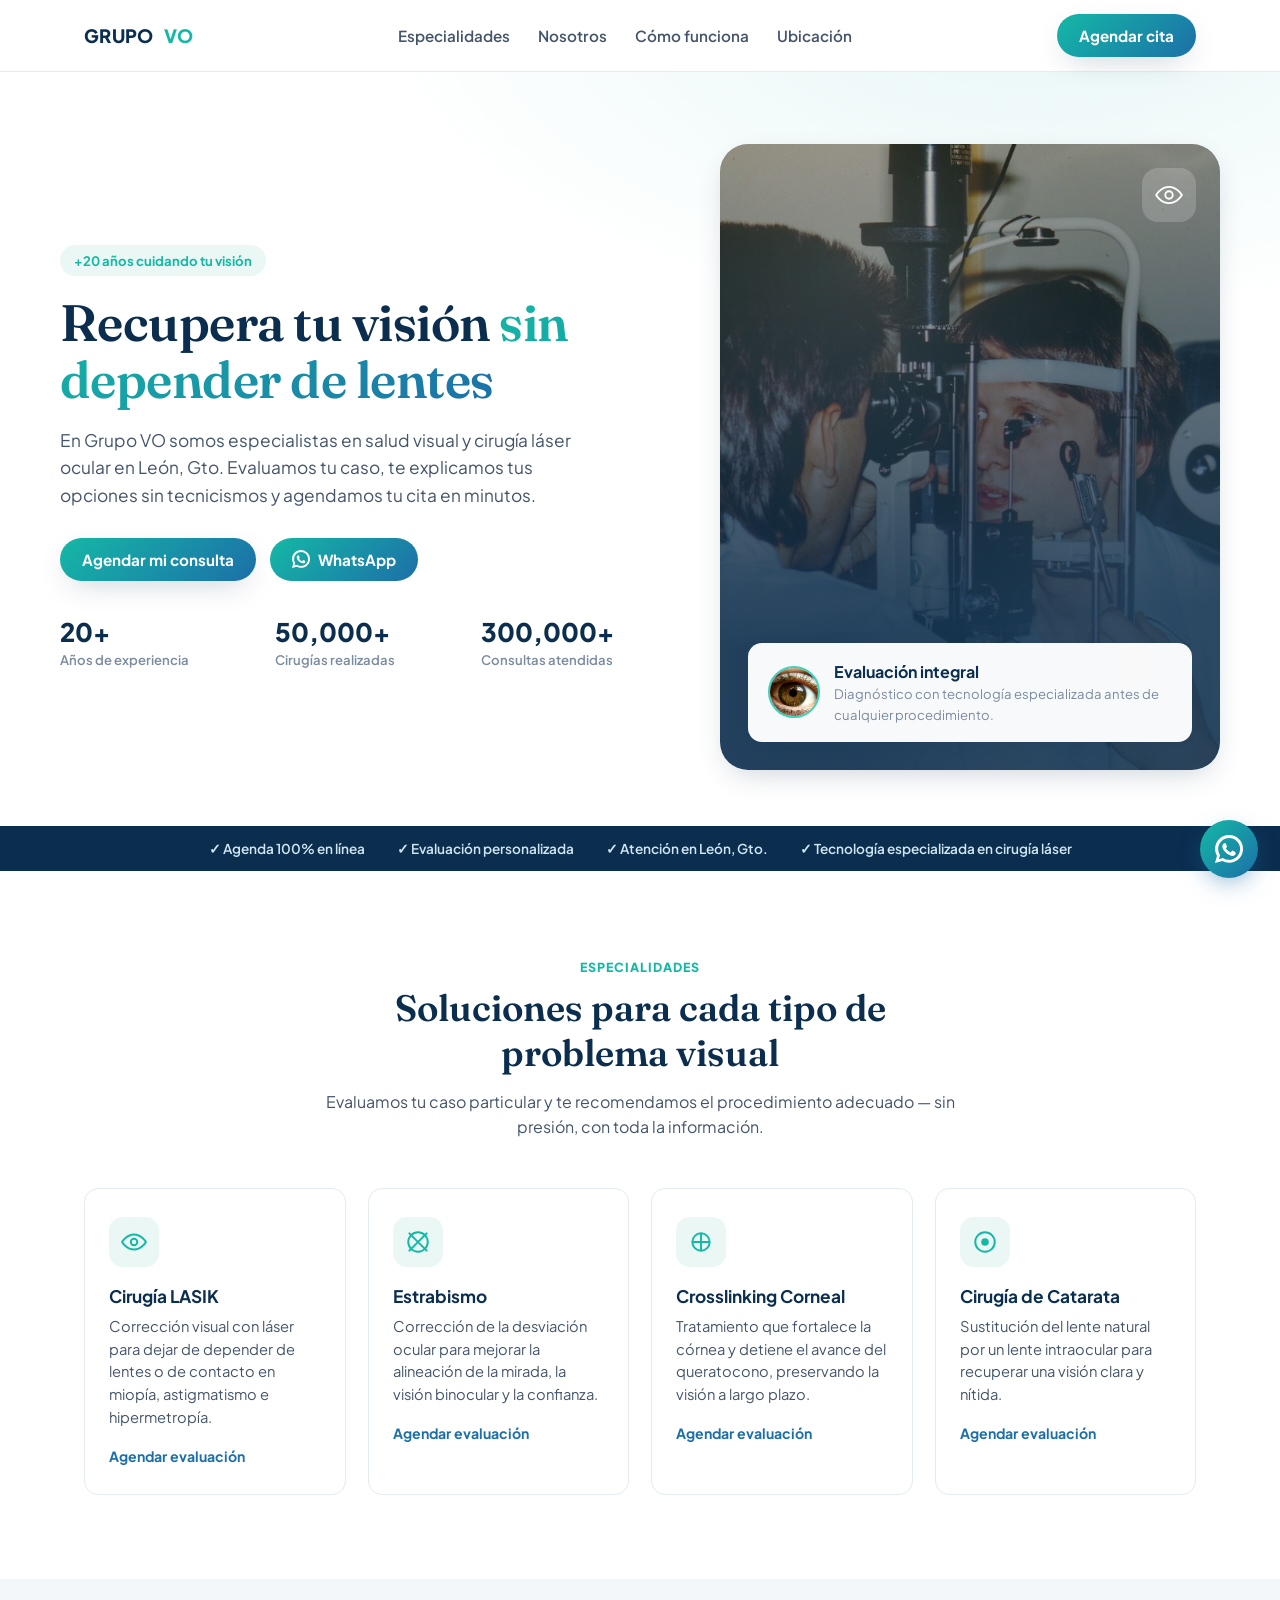
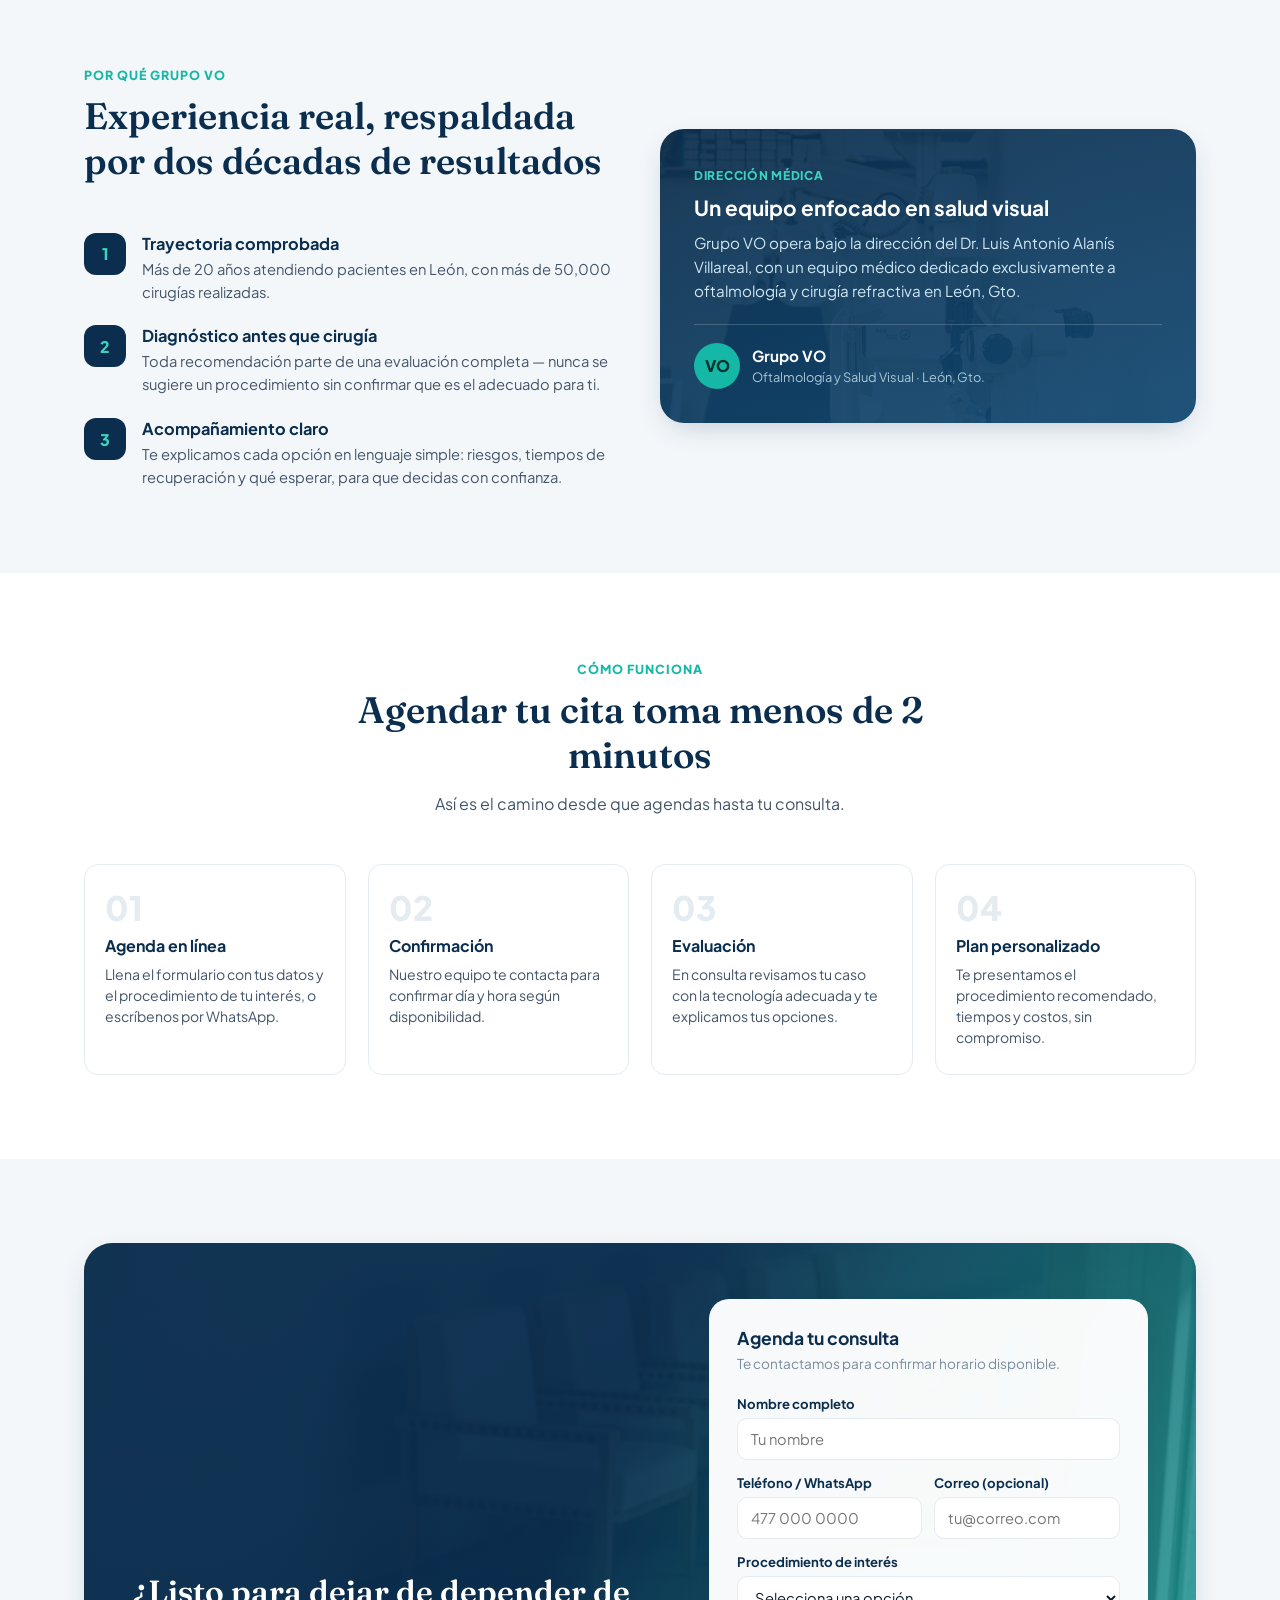
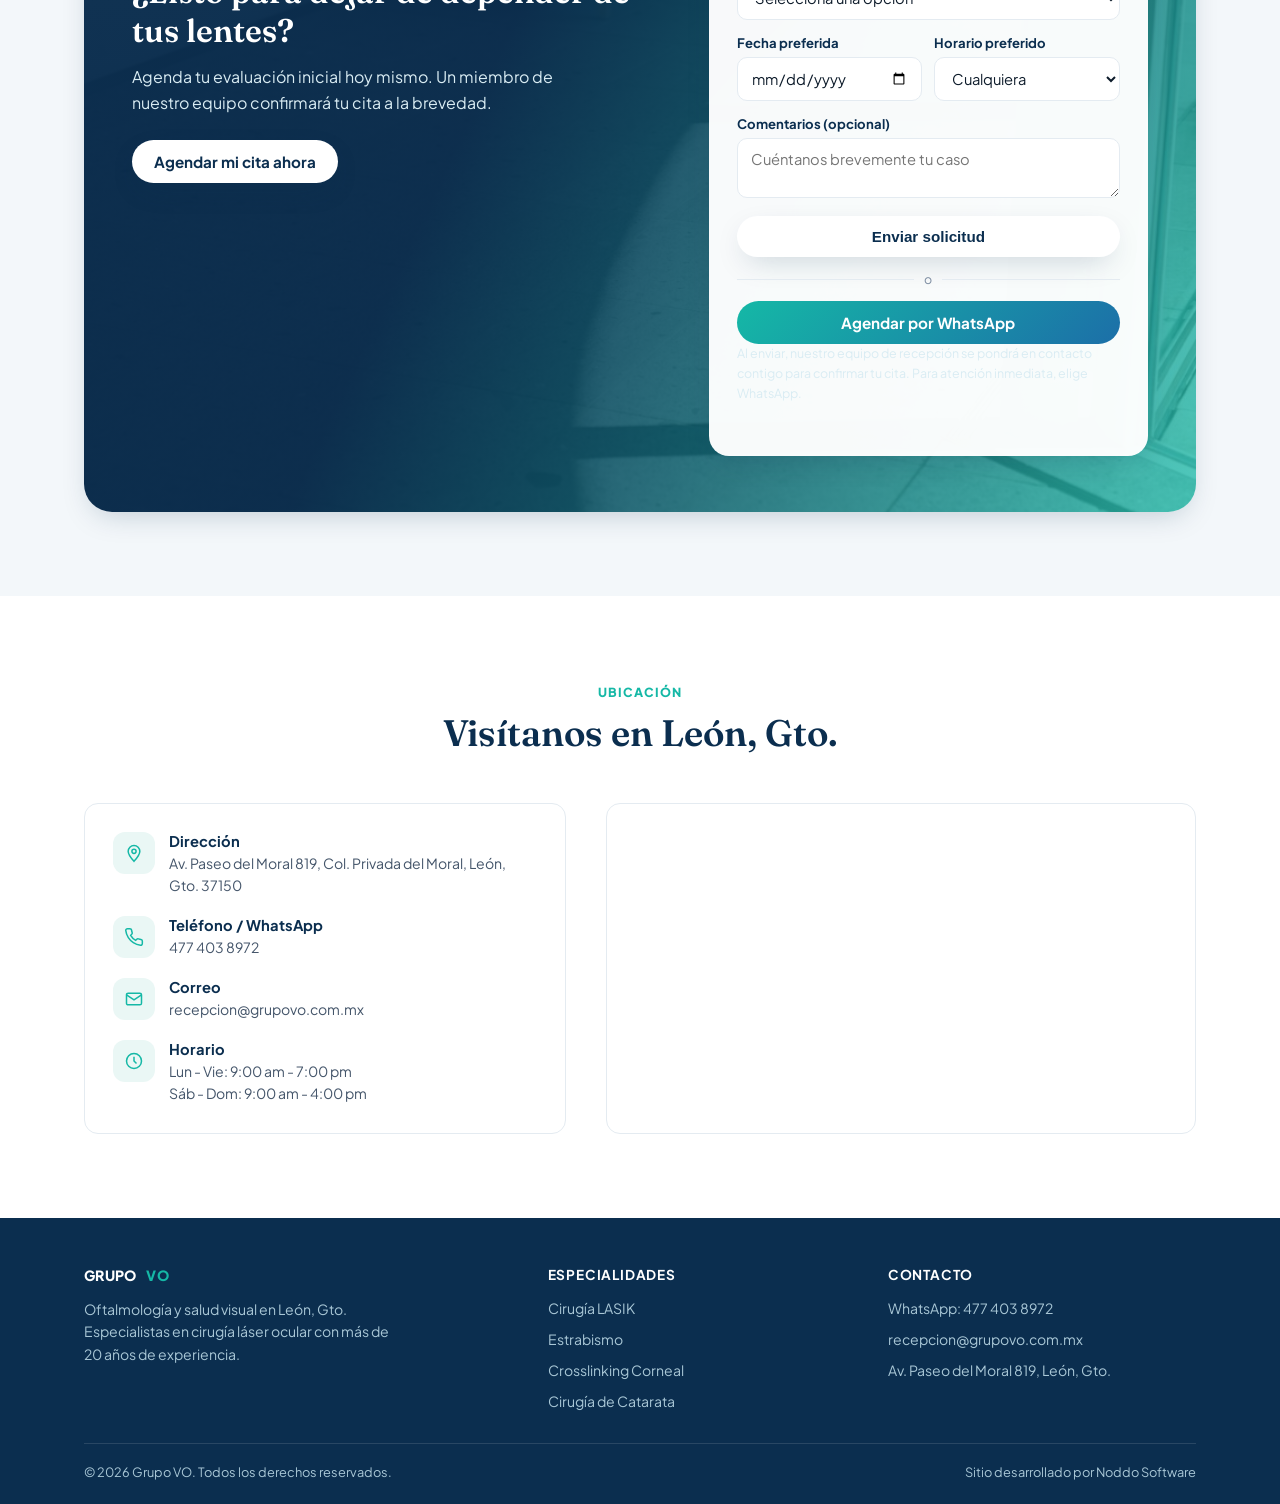
<file: index.html>
<!DOCTYPE html>
<html lang="es-MX">
<head>
<meta charset="UTF-8" />
<meta name="viewport" content="width=device-width, initial-scale=1.0" />
<title>Grupo VO · Oftalmología y Cirugía Refractiva en León, Gto.</title>
<meta name="description" content="Grupo VO: más de 20 años en oftalmología y salud visual en León, Gto. Especialistas en LASIK, estrabismo, crosslinking corneal y cirugía de catarata. Agenda tu consulta en línea." />
<meta property="og:title" content="Grupo VO · Oftalmología y Cirugía Refractiva" />
<meta property="og:description" content="Más de 20 años de experiencia, +50,000 cirugías. Agenda tu consulta en línea o por WhatsApp." />
<meta property="og:type" content="website" />
<link rel="preconnect" href="https://fonts.googleapis.com" />
<link rel="preconnect" href="https://fonts.gstatic.com" crossorigin />
<link href="https://fonts.googleapis.com/css2?family=Plus+Jakarta+Sans:wght@400;500;600;700;800&family=Fraunces:opsz,wght@9..144,500;9..144,600&display=swap" rel="stylesheet" />
<link rel="stylesheet" href="assets/css/style.css" />
</head>
<body>

<header class="header">
  <div class="header-inner">
    <a href="#inicio" class="logo">GRUPO <span>VO</span></a>
    <nav class="nav-desktop">
      <a href="#servicios">Especialidades</a>
      <a href="#nosotros">Nosotros</a>
      <a href="#proceso">Cómo funciona</a>
      <a href="#ubicacion">Ubicación</a>
    </nav>
    <div style="display:flex; align-items:center; gap:10px;">
      <a class="btn btn-primario" data-abrir-agenda href="#agenda">Agendar cita</a>
      <button class="nav-toggle" aria-label="Abrir menú">
        <svg viewBox="0 0 24 24" fill="none" stroke="currentColor" stroke-width="2"><path d="M4 6h16M4 12h16M4 18h16" stroke-linecap="round"/></svg>
      </button>
    </div>
  </div>
  <div class="menu-movil">
    <a href="#servicios">Especialidades</a>
    <a href="#nosotros">Nosotros</a>
    <a href="#proceso">Cómo funciona</a>
    <a href="#ubicacion">Ubicación</a>
  </div>
</header>

<section class="hero" id="inicio">
  <div class="contenedor hero-grid">
    <div>
      <span class="badge">+20 años cuidando tu visión</span>
      <h1>Recupera tu visión <em>sin depender de lentes</em></h1>
      <p class="lead">
        En Grupo VO somos especialistas en salud visual y cirugía láser ocular en León, Gto.
        Evaluamos tu caso, te explicamos tus opciones sin tecnicismos y agendamos tu cita en minutos.
      </p>
      <div class="hero-cta">
        <a class="btn btn-primario" data-abrir-agenda href="#agenda">Agendar mi consulta</a>
        <a class="btn btn-whatsapp" href="https://wa.me/5214774038972" target="_blank" rel="noopener">
          <svg width="18" height="18" viewBox="0 0 24 24" fill="currentColor"><path d="M20.5 3.5A11.8 11.8 0 0 0 12 0C5.4 0 .1 5.3.1 11.9c0 2.1.5 4.1 1.6 5.9L0 24l6.3-1.7a11.9 11.9 0 0 0 5.7 1.5h.1c6.6 0 11.9-5.3 11.9-11.9 0-3.2-1.2-6.2-3.5-8.4zM12 21.3h-.1a9.4 9.4 0 0 1-4.8-1.3l-.3-.2-3.5 1 1-3.4-.2-.4a9.4 9.4 0 0 1-1.4-5 9.4 9.4 0 0 1 9.4-9.4 9.4 9.4 0 0 1 9.4 9.5c0 5.2-4.2 9.3-9.5 9.3zm5.2-7c-.3-.1-1.7-.8-1.9-.9-.3-.1-.5-.1-.7.1-.2.3-.7.9-.9 1.1-.2.2-.3.2-.6.1-1.6-.8-2.6-1.4-3.7-3.1-.3-.4 0-.4.3-.7.3-.3.4-.5.5-.7.1-.2 0-.4 0-.5-.1-.1-.6-1.6-.9-2.1-.2-.6-.5-.5-.6-.5h-.6c-.2 0-.5.1-.8.4-.3.3-1 1-1 2.4s1 2.8 1.1 3c.1.2 2 3.1 4.9 4.2 2.9 1.2 2.9.8 3.4.7.5 0 1.7-.7 1.9-1.4.2-.6.2-1.2.1-1.4-.1-.1-.3-.2-.6-.3z"/></svg>
          WhatsApp
        </a>
      </div>
      <div class="hero-stats">
        <div class="stat"><strong>20+</strong><span>Años de experiencia</span></div>
        <div class="stat"><strong>50,000+</strong><span>Cirugías realizadas</span></div>
        <div class="stat"><strong>300,000+</strong><span>Consultas atendidas</span></div>
      </div>
    </div>
    <div class="hero-visual">
      <div class="hero-eye-icon">
        <svg viewBox="0 0 24 24" fill="none" stroke="currentColor" stroke-width="1.6"><path d="M1 12s4-7 11-7 11 7 11 7-4 7-11 7-11-7-11-7z"/><circle cx="12" cy="12" r="3.2"/></svg>
      </div>
      <div class="hero-visual-card">
        <img class="foto-ojo" src="assets/img/ojo-detalle.jpg" alt="" />
        <div class="texto">
          <strong>Evaluación integral</strong>
          <span>Diagnóstico con tecnología especializada antes de cualquier procedimiento.</span>
        </div>
      </div>
    </div>
  </div>
</section>

<div class="franja">
  <div class="contenedor">
    <span>✓ Agenda 100% en línea</span>
    <span>✓ Evaluación personalizada</span>
    <span>✓ Atención en León, Gto.</span>
    <span>✓ Tecnología especializada en cirugía láser</span>
  </div>
</div>

<section class="seccion" id="servicios">
  <div class="contenedor">
    <div class="titulo-seccion">
      <span class="eyebrow">Especialidades</span>
      <h2>Soluciones para cada tipo de problema visual</h2>
      <p>Evaluamos tu caso particular y te recomendamos el procedimiento adecuado — sin presión, con toda la información.</p>
    </div>
    <div class="grid-servicios">

      <div class="card-servicio">
        <div class="icono"><svg viewBox="0 0 24 24" fill="none" stroke="currentColor" stroke-width="1.8"><path d="M1 12s4-7 11-7 11 7 11 7-4 7-11 7-11-7-11-7z"/><circle cx="12" cy="12" r="3"/></svg></div>
        <h3>Cirugía LASIK</h3>
        <p>Corrección visual con láser para dejar de depender de lentes o de contacto en miopía, astigmatismo e hipermetropía.</p>
        <a class="link-servicio" data-abrir-agenda data-servicio="LASIK" href="#agenda">Agendar evaluación</a>
      </div>

      <div class="card-servicio">
        <div class="icono"><svg viewBox="0 0 24 24" fill="none" stroke="currentColor" stroke-width="1.8"><path d="M4 4l16 16M4 20L20 4" stroke-linecap="round"/><circle cx="12" cy="12" r="9"/></svg></div>
        <h3>Estrabismo</h3>
        <p>Corrección de la desviación ocular para mejorar la alineación de la mirada, la visión binocular y la confianza.</p>
        <a class="link-servicio" data-abrir-agenda data-servicio="Estrabismo" href="#agenda">Agendar evaluación</a>
      </div>

      <div class="card-servicio">
        <div class="icono"><svg viewBox="0 0 24 24" fill="none" stroke="currentColor" stroke-width="1.8"><circle cx="12" cy="12" r="8"/><path d="M12 4v16M4 12h16"/></svg></div>
        <h3>Crosslinking Corneal</h3>
        <p>Tratamiento que fortalece la córnea y detiene el avance del queratocono, preservando la visión a largo plazo.</p>
        <a class="link-servicio" data-abrir-agenda data-servicio="Crosslinking Corneal" href="#agenda">Agendar evaluación</a>
      </div>

      <div class="card-servicio">
        <div class="icono"><svg viewBox="0 0 24 24" fill="none" stroke="currentColor" stroke-width="1.8"><circle cx="12" cy="12" r="9"/><circle cx="12" cy="12" r="3.5" fill="currentColor" stroke="none"/></svg></div>
        <h3>Cirugía de Catarata</h3>
        <p>Sustitución del lente natural por un lente intraocular para recuperar una visión clara y nítida.</p>
        <a class="link-servicio" data-abrir-agenda data-servicio="Catarata" href="#agenda">Agendar evaluación</a>
      </div>

    </div>
  </div>
</section>

<section class="seccion seccion-alt" id="nosotros">
  <div class="contenedor">
    <div class="grid-razones">

      <div class="lista-razones">
        <div class="titulo-seccion" style="text-align:left; margin-bottom:28px;">
          <span class="eyebrow">Por qué Grupo VO</span>
          <h2 style="margin-bottom:0;">Experiencia real, respaldada por dos décadas de resultados</h2>
        </div>

        <div class="razon">
          <div class="num">1</div>
          <div><h4>Trayectoria comprobada</h4><p>Más de 20 años atendiendo pacientes en León, con más de 50,000 cirugías realizadas.</p></div>
        </div>
        <div class="razon">
          <div class="num">2</div>
          <div><h4>Diagnóstico antes que cirugía</h4><p>Toda recomendación parte de una evaluación completa — nunca se sugiere un procedimiento sin confirmar que es el adecuado para ti.</p></div>
        </div>
        <div class="razon">
          <div class="num">3</div>
          <div><h4>Acompañamiento claro</h4><p>Te explicamos cada opción en lenguaje simple: riesgos, tiempos de recuperación y qué esperar, para que decidas con confianza.</p></div>
        </div>
      </div>

      <div class="panel-equipo">
        <span class="eyebrow">Dirección médica</span>
        <h3>Un equipo enfocado en salud visual</h3>
        <p>
          Grupo VO opera bajo la dirección del Dr. Luis Antonio Alanís Villareal,
          con un equipo médico dedicado exclusivamente a oftalmología y cirugía refractiva en León, Gto.
        </p>
        <div class="firma">
          <div class="avatar">VO</div>
          <div>
            <strong>Grupo VO</strong>
            <span>Oftalmología y Salud Visual · León, Gto.</span>
          </div>
        </div>
      </div>

    </div>
  </div>
</section>

<section class="seccion" id="proceso">
  <div class="contenedor">
    <div class="titulo-seccion">
      <span class="eyebrow">Cómo funciona</span>
      <h2>Agendar tu cita toma menos de 2 minutos</h2>
      <p>Así es el camino desde que agendas hasta tu consulta.</p>
    </div>
    <div class="grid-proceso">
      <div class="paso">
        <div class="paso-num">01</div>
        <h4>Agenda en línea</h4>
        <p>Llena el formulario con tus datos y el procedimiento de tu interés, o escríbenos por WhatsApp.</p>
      </div>
      <div class="paso">
        <div class="paso-num">02</div>
        <h4>Confirmación</h4>
        <p>Nuestro equipo te contacta para confirmar día y hora según disponibilidad.</p>
      </div>
      <div class="paso">
        <div class="paso-num">03</div>
        <h4>Evaluación</h4>
        <p>En consulta revisamos tu caso con la tecnología adecuada y te explicamos tus opciones.</p>
      </div>
      <div class="paso">
        <div class="paso-num">04</div>
        <h4>Plan personalizado</h4>
        <p>Te presentamos el procedimiento recomendado, tiempos y costos, sin compromiso.</p>
      </div>
    </div>
  </div>
</section>

<section class="seccion seccion-alt" id="agenda">
  <div class="contenedor">
    <div class="cta-agenda">
      <div>
        <h2>¿Listo para dejar de depender de tus lentes?</h2>
        <p>Agenda tu evaluación inicial hoy mismo. Un miembro de nuestro equipo confirmará tu cita a la brevedad.</p>
        <a class="btn btn-primario" data-abrir-agenda href="#agenda">Agendar mi cita ahora</a>
      </div>
      <form class="form-agenda" id="form-agenda">
        <h3>Agenda tu consulta</h3>
        <p class="sub">Te contactamos para confirmar horario disponible.</p>

        <div class="form-exito" id="form-exito"></div>
        <div class="form-error" id="form-error"></div>

        <div class="campo">
          <label for="campo-nombre">Nombre completo</label>
          <input id="campo-nombre" name="nombre" type="text" required placeholder="Tu nombre" />
        </div>
        <div class="campo-fila">
          <div class="campo">
            <label for="campo-telefono">Teléfono / WhatsApp</label>
            <input id="campo-telefono" name="telefono" type="tel" required placeholder="477 000 0000" />
          </div>
          <div class="campo">
            <label for="campo-email">Correo (opcional)</label>
            <input id="campo-email" name="email" type="email" placeholder="tu@correo.com" />
          </div>
        </div>
        <div class="campo">
          <label for="campo-servicio">Procedimiento de interés</label>
          <select id="campo-servicio" name="servicio" required>
            <option value="">Selecciona una opción</option>
            <option value="Evaluación general">Evaluación general / no estoy seguro</option>
            <option value="LASIK">Cirugía LASIK</option>
            <option value="Estrabismo">Estrabismo</option>
            <option value="Crosslinking Corneal">Crosslinking Corneal</option>
            <option value="Catarata">Cirugía de Catarata</option>
          </select>
        </div>
        <div class="campo-fila">
          <div class="campo">
            <label for="campo-fecha">Fecha preferida</label>
            <input id="campo-fecha" name="fecha" type="date" />
          </div>
          <div class="campo">
            <label for="campo-horario">Horario preferido</label>
            <select id="campo-horario" name="horario">
              <option value="">Cualquiera</option>
              <option value="Mañana">Mañana</option>
              <option value="Tarde">Tarde</option>
            </select>
          </div>
        </div>
        <div class="campo">
          <label for="campo-mensaje">Comentarios (opcional)</label>
          <textarea id="campo-mensaje" name="mensaje" rows="2" placeholder="Cuéntanos brevemente tu caso"></textarea>
        </div>

        <button type="submit" class="btn btn-primario btn-bloque">Enviar solicitud</button>
        <div class="form-o"><span>o</span></div>
        <a class="btn btn-whatsapp btn-bloque" id="btn-agenda-whatsapp" href="https://wa.me/5214774038972" target="_blank" rel="noopener">Agendar por WhatsApp</a>
        <p class="form-nota">Al enviar, nuestro equipo de recepción se pondrá en contacto contigo para confirmar tu cita. Para atención inmediata, elige WhatsApp.</p>
      </form>
    </div>
  </div>
</section>

<section class="seccion" id="ubicacion">
  <div class="contenedor">
    <div class="titulo-seccion">
      <span class="eyebrow">Ubicación</span>
      <h2>Visítanos en León, Gto.</h2>
    </div>
    <div class="grid-ubicacion">
      <div class="ficha-contacto">
        <div class="item">
          <div class="icono"><svg viewBox="0 0 24 24" fill="none" stroke="currentColor" stroke-width="1.8"><path d="M12 22s7-7.4 7-12a7 7 0 1 0-14 0c0 4.6 7 12 7 12z"/><circle cx="12" cy="10" r="2.5"/></svg></div>
          <div><strong>Dirección</strong><span>Av. Paseo del Moral 819, Col. Privada del Moral, León, Gto. 37150</span></div>
        </div>
        <div class="item">
          <div class="icono"><svg viewBox="0 0 24 24" fill="none" stroke="currentColor" stroke-width="1.8"><path d="M22 16.9v3a2 2 0 0 1-2.2 2 19.8 19.8 0 0 1-8.6-3.1 19.5 19.5 0 0 1-6-6 19.8 19.8 0 0 1-3.1-8.7A2 2 0 0 1 4.1 2h3a2 2 0 0 1 2 1.7c.1 1 .4 2 .7 2.9a2 2 0 0 1-.5 2.1L8 10a16 16 0 0 0 6 6l1.3-1.3a2 2 0 0 1 2.1-.5c.9.3 1.9.6 2.9.7a2 2 0 0 1 1.7 2z"/></svg></div>
          <div><strong>Teléfono / WhatsApp</strong><a href="https://wa.me/5214774038972" target="_blank" rel="noopener">477 403 8972</a></div>
        </div>
        <div class="item">
          <div class="icono"><svg viewBox="0 0 24 24" fill="none" stroke="currentColor" stroke-width="1.8"><rect x="3" y="5" width="18" height="14" rx="2"/><path d="M3 7l9 6 9-6"/></svg></div>
          <div><strong>Correo</strong><a href="mailto:recepcion@grupovo.com.mx">recepcion@grupovo.com.mx</a></div>
        </div>
        <div class="item">
          <div class="icono"><svg viewBox="0 0 24 24" fill="none" stroke="currentColor" stroke-width="1.8"><circle cx="12" cy="12" r="9"/><path d="M12 7v5l3 3"/></svg></div>
          <div><strong>Horario</strong><span>Lun - Vie: 9:00 am - 7:00 pm<br/>Sáb - Dom: 9:00 am - 4:00 pm</span></div>
        </div>
      </div>
      <div class="mapa-embed">
        <iframe
          src="https://www.google.com/maps?q=Av.+Paseo+del+Moral+819,+Le%C3%B3n,+Gto.&output=embed"
          loading="lazy"
          referrerpolicy="no-referrer-when-downgrade"
          title="Ubicación Grupo VO">
        </iframe>
      </div>
    </div>
  </div>
</section>

<footer class="footer">
  <div class="contenedor">
    <div class="footer-grid">
      <div>
        <a href="#inicio" class="logo">GRUPO <span>VO</span></a>
        <p>Oftalmología y salud visual en León, Gto. Especialistas en cirugía láser ocular con más de 20 años de experiencia.</p>
      </div>
      <div>
        <h5>Especialidades</h5>
        <ul>
          <li><a href="#servicios">Cirugía LASIK</a></li>
          <li><a href="#servicios">Estrabismo</a></li>
          <li><a href="#servicios">Crosslinking Corneal</a></li>
          <li><a href="#servicios">Cirugía de Catarata</a></li>
        </ul>
      </div>
      <div>
        <h5>Contacto</h5>
        <ul>
          <li><a href="https://wa.me/5214774038972" target="_blank" rel="noopener">WhatsApp: 477 403 8972</a></li>
          <li><a href="mailto:recepcion@grupovo.com.mx">recepcion@grupovo.com.mx</a></li>
          <li><a href="#ubicacion">Av. Paseo del Moral 819, León, Gto.</a></li>
        </ul>
      </div>
    </div>
    <div class="footer-bottom">
      <span>© 2026 Grupo VO. Todos los derechos reservados.</span>
      <span>Sitio desarrollado por Noddo Software</span>
    </div>
  </div>
</footer>

<a class="flotante-whatsapp" href="https://wa.me/5214774038972" target="_blank" rel="noopener" aria-label="Escríbenos por WhatsApp">
  <svg viewBox="0 0 24 24" fill="currentColor"><path d="M20.5 3.5A11.8 11.8 0 0 0 12 0C5.4 0 .1 5.3.1 11.9c0 2.1.5 4.1 1.6 5.9L0 24l6.3-1.7a11.9 11.9 0 0 0 5.7 1.5h.1c6.6 0 11.9-5.3 11.9-11.9 0-3.2-1.2-6.2-3.5-8.4zM12 21.3h-.1a9.4 9.4 0 0 1-4.8-1.3l-.3-.2-3.5 1 1-3.4-.2-.4a9.4 9.4 0 0 1-1.4-5 9.4 9.4 0 0 1 9.4-9.4 9.4 9.4 0 0 1 9.4 9.5c0 5.2-4.2 9.3-9.5 9.3zm5.2-7c-.3-.1-1.7-.8-1.9-.9-.3-.1-.5-.1-.7.1-.2.3-.7.9-.9 1.1-.2.2-.3.2-.6.1-1.6-.8-2.6-1.4-3.7-3.1-.3-.4 0-.4.3-.7.3-.3.4-.5.5-.7.1-.2 0-.4 0-.5-.1-.1-.6-1.6-.9-2.1-.2-.6-.5-.5-.6-.5h-.6c-.2 0-.5.1-.8.4-.3.3-1 1-1 2.4s1 2.8 1.1 3c.1.2 2 3.1 4.9 4.2 2.9 1.2 2.9.8 3.4.7.5 0 1.7-.7 1.9-1.4.2-.6.2-1.2.1-1.4-.1-.1-.3-.2-.6-.3z"/></svg>
</a>

<script src="assets/js/supabase.js"></script>
<script src="assets/js/app.js"></script>
</body>
</html>
</file>
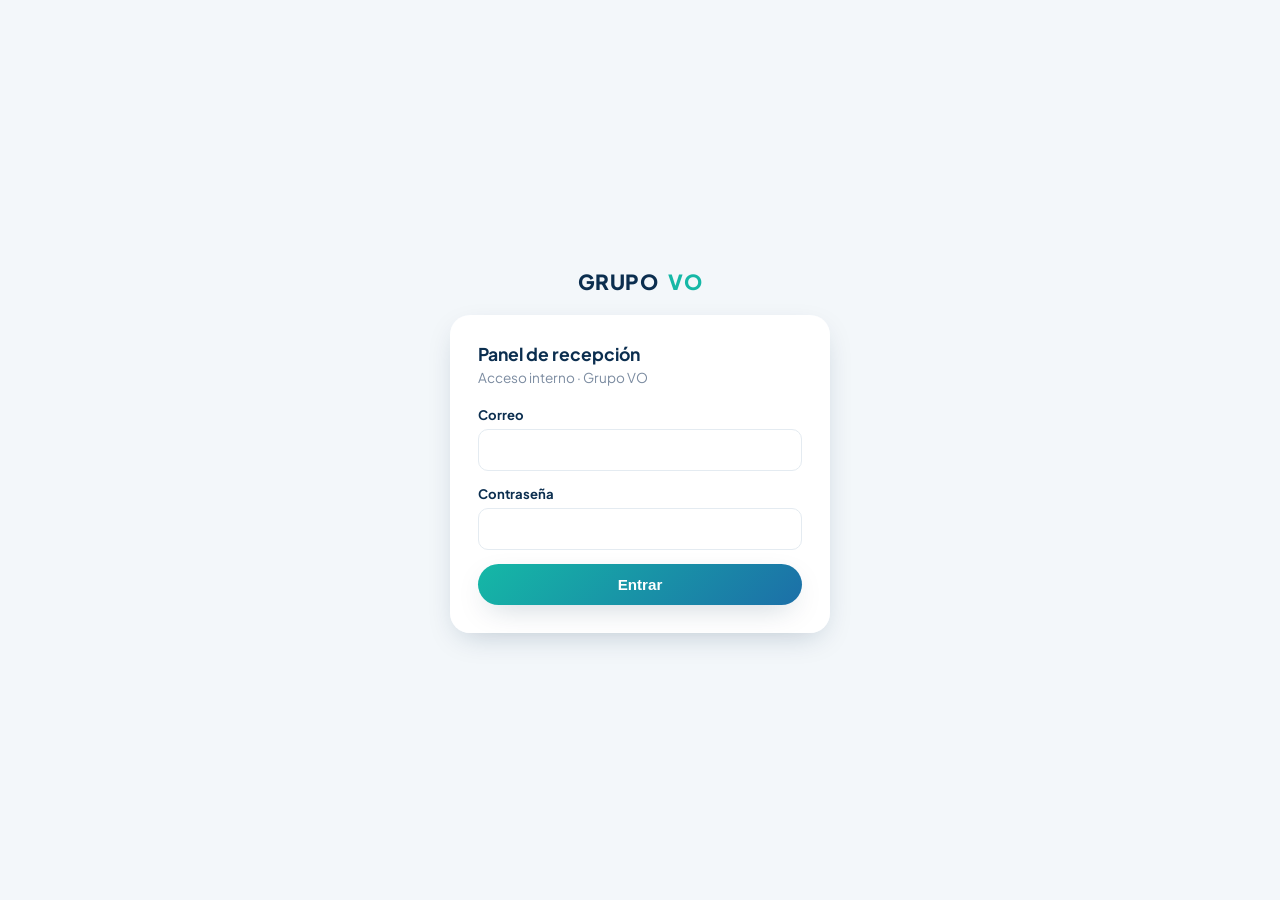
<file: admin.html>
<!DOCTYPE html>
<html lang="es-MX">
<head>
<meta charset="UTF-8" />
<meta name="viewport" content="width=device-width, initial-scale=1.0" />
<meta name="robots" content="noindex, nofollow" />
<title>Panel de citas · Grupo VO</title>
<link rel="preconnect" href="https://fonts.googleapis.com" />
<link rel="preconnect" href="https://fonts.gstatic.com" crossorigin />
<link href="https://fonts.googleapis.com/css2?family=Plus+Jakarta+Sans:wght@400;500;600;700;800&display=swap" rel="stylesheet" />
<link rel="stylesheet" href="assets/css/style.css" />
<style>
  body { background: var(--gris-100); }
  .admin-header {
    background: var(--blanco); border-bottom: 1px solid var(--gris-200);
    padding: 16px 0; margin-bottom: 28px;
  }
  .admin-header .contenedor { display:flex; align-items:center; justify-content:space-between; }
  .admin-wrap { padding-bottom: 60px; }
  .tabla-solicitudes { width:100%; border-collapse: collapse; background:var(--blanco); border-radius: var(--radio); overflow:hidden; box-shadow: var(--sombra); }
  .tabla-solicitudes th, .tabla-solicitudes td { padding: 12px 14px; text-align:left; font-size:0.88rem; border-bottom:1px solid var(--gris-200); }
  .tabla-solicitudes th { background: var(--azul-900); color:#fff; font-weight:700; }
  .tabla-solicitudes tr:last-child td { border-bottom:none; }
  .etiqueta { display:inline-block; padding:4px 10px; border-radius:999px; font-size:0.76rem; font-weight:700; }
  .etiqueta.nuevo { background:#fdecec; color:#b3261e; }
  .etiqueta.contactado { background:#fff6e0; color:#9a6b00; }
  .etiqueta.agendado { background:#e8f8f1; color:#0a7a52; }
  .etiqueta.cancelado { background:var(--gris-200); color:var(--gris-700); }
  select.estado-select { padding:6px 8px; border-radius:8px; border:1.5px solid var(--gris-200); font-family:var(--fuente); font-size:0.82rem; }
  .vacio { text-align:center; padding:60px 20px; color:var(--gris-400); }
  .tabla-scroll { overflow-x:auto; }
</style>
</head>
<body>

<header class="admin-header">
  <div class="contenedor">
    <a href="index.html" class="logo">GRUPO <span>VO</span> · Panel</a>
    <button class="btn btn-fantasma" id="btn-salir">Cerrar sesión</button>
  </div>
</header>

<main class="contenedor admin-wrap">
  <div class="titulo-seccion" style="text-align:left; margin-bottom:28px;">
    <h2 style="margin-bottom:6px;">Solicitudes de cita</h2>
    <p>Gestiona las solicitudes que llegan desde el sitio web. Actualiza el estado conforme las confirmes.</p>
  </div>

  <div id="contenido-tabla">
    <p class="vacio">Cargando...</p>
  </div>
</main>

<script src="assets/js/supabase.js"></script>
<script src="assets/js/admin.js"></script>
</body>
</html>
</file>
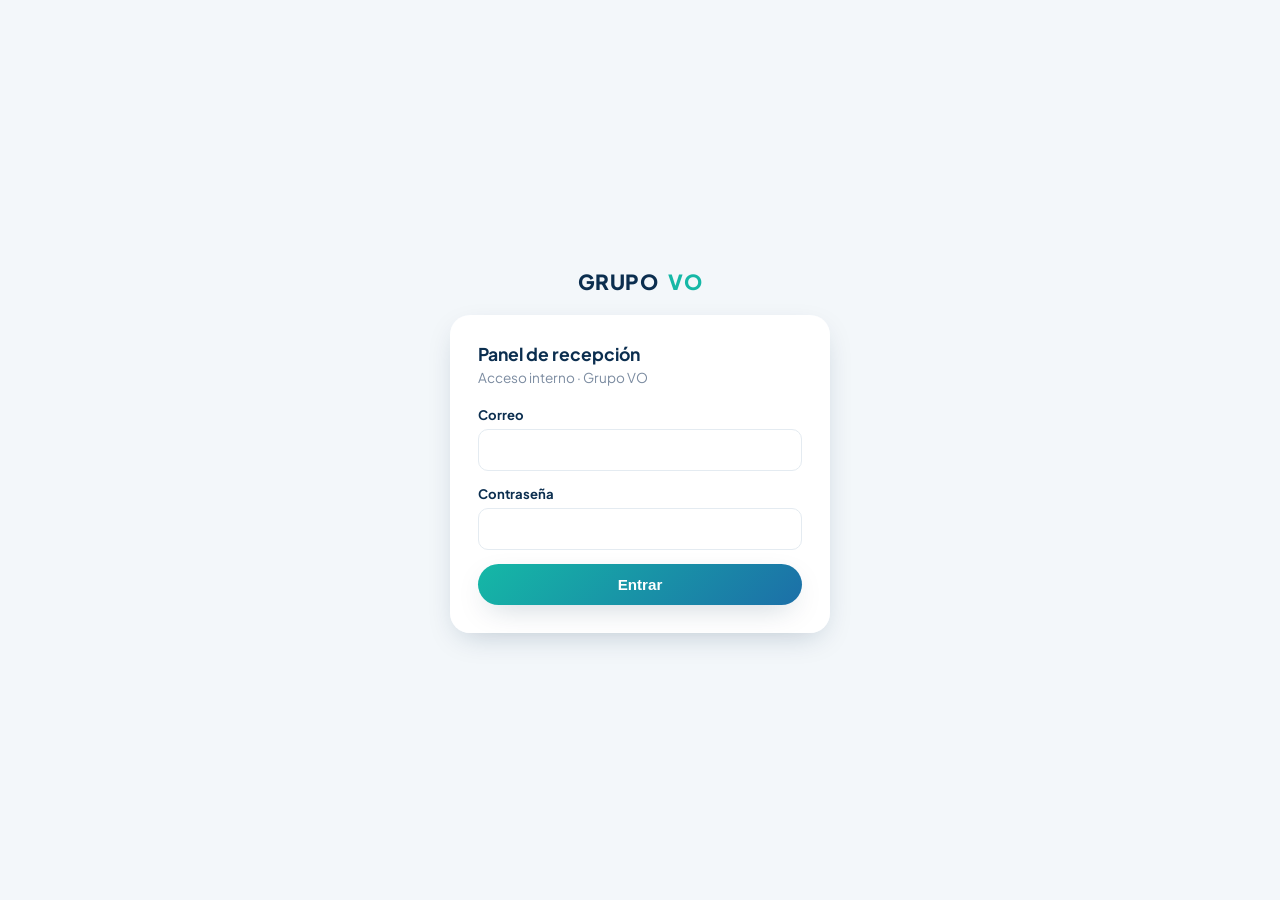
<file: login.html>
<!DOCTYPE html>
<html lang="es-MX">
<head>
<meta charset="UTF-8" />
<meta name="viewport" content="width=device-width, initial-scale=1.0" />
<meta name="robots" content="noindex, nofollow" />
<title>Acceso al panel · Grupo VO</title>
<link rel="preconnect" href="https://fonts.googleapis.com" />
<link rel="preconnect" href="https://fonts.gstatic.com" crossorigin />
<link href="https://fonts.googleapis.com/css2?family=Plus+Jakarta+Sans:wght@400;500;600;700;800&display=swap" rel="stylesheet" />
<link rel="stylesheet" href="assets/css/style.css" />
<style>
  body { background: var(--gris-100); min-height: 100vh; display:flex; align-items:center; justify-content:center; padding:20px; }
  .caja-login { max-width: 380px; width:100%; }
  .caja-login .logo { justify-content:center; display:flex; margin-bottom:20px; font-size:1.3rem; }
</style>
</head>
<body>
  <div class="caja-login">
    <a href="index.html" class="logo">GRUPO <span>VO</span></a>
    <form class="form-agenda" id="form-login">
      <h3>Panel de recepción</h3>
      <p class="sub">Acceso interno · Grupo VO</p>
      <div class="form-error" id="login-error"></div>
      <div class="campo">
        <label for="login-email">Correo</label>
        <input id="login-email" type="email" required autocomplete="username" />
      </div>
      <div class="campo">
        <label for="login-password">Contraseña</label>
        <input id="login-password" type="password" required autocomplete="current-password" />
      </div>
      <button type="submit" class="btn btn-primario btn-bloque">Entrar</button>
    </form>
  </div>

  <script src="assets/js/supabase.js"></script>
  <script src="assets/js/login.js"></script>
</body>
</html>
</file>
<file: assets/css/style.css>
/* Grupo VO — landing page styles */

:root {
  --azul-900: #0b2e4f;
  --azul-700: #124a76;
  --azul-500: #1c6fa8;
  --azul-300: #4f9fd1;
  --cian-500: #15b8a6;
  --cian-400: #3dd1be;
  --tinta: #0d1b2a;
  --gris-700: #44556a;
  --gris-400: #7b8ba0;
  --gris-200: #e4ebf1;
  --gris-100: #f3f7fa;
  --blanco: #ffffff;
  --radio: 14px;
  --sombra: 0 10px 30px -10px rgba(11, 46, 79, 0.25);
  --fuente: "Plus Jakarta Sans", "Inter", -apple-system, BlinkMacSystemFont, "Segoe UI", Roboto, sans-serif;
  --fuente-serif: "Fraunces", Georgia, "Times New Roman", serif;
}

* { box-sizing: border-box; }

html { scroll-behavior: smooth; }

body {
  margin: 0;
  font-family: var(--fuente);
  color: var(--tinta);
  background: var(--blanco);
  -webkit-font-smoothing: antialiased;
}

img { max-width: 100%; display: block; }

a { color: inherit; text-decoration: none; }

.contenedor {
  width: 100%;
  max-width: 1160px;
  margin: 0 auto;
  padding: 0 24px;
}

/* Header */
.header {
  position: sticky;
  top: 0;
  z-index: 50;
  background: rgba(255, 255, 255, 0.92);
  backdrop-filter: blur(8px);
  border-bottom: 1px solid var(--gris-200);
}

.header-inner {
  display: flex;
  align-items: center;
  justify-content: space-between;
  padding: 14px 24px;
  max-width: 1160px;
  margin: 0 auto;
}

.logo {
  display: flex;
  align-items: center;
  gap: 10px;
  font-weight: 800;
  font-size: 1.15rem;
  letter-spacing: 0.02em;
  color: var(--azul-900);
}

.logo span { color: var(--cian-500); }

.nav-desktop {
  display: flex;
  gap: 28px;
  align-items: center;
}

.nav-desktop a {
  font-size: 0.95rem;
  font-weight: 600;
  color: var(--gris-700);
}

.nav-desktop a:hover { color: var(--azul-700); }

.btn {
  display: inline-flex;
  align-items: center;
  justify-content: center;
  gap: 8px;
  padding: 12px 22px;
  border-radius: 999px;
  font-weight: 700;
  font-size: 0.95rem;
  border: none;
  cursor: pointer;
  transition: transform 0.15s ease, box-shadow 0.15s ease, background 0.15s ease;
}

.btn-primario {
  background: linear-gradient(135deg, var(--cian-500), var(--azul-500));
  color: var(--blanco);
  box-shadow: var(--sombra);
}

.btn-primario:hover { transform: translateY(-1px); }

.btn-whatsapp {
  background: linear-gradient(135deg, var(--cian-500), var(--azul-500));
  color: var(--blanco);
}

.btn-fantasma {
  background: transparent;
  color: var(--azul-900);
  border: 1.5px solid var(--gris-200);
}

.btn-fantasma:hover { border-color: var(--azul-500); }

.btn-bloque { width: 100%; }

.nav-toggle {
  display: none;
  background: none;
  border: none;
  cursor: pointer;
  padding: 6px;
}

.nav-toggle svg { width: 26px; height: 26px; color: var(--azul-900); }

/* Hero */
.hero {
  position: relative;
  overflow: hidden;
  background: radial-gradient(1200px 600px at 80% -10%, #e7f6f6 0%, var(--blanco) 55%);
}

.hero-grid {
  display: grid;
  grid-template-columns: 1.1fr 0.9fr;
  gap: 48px;
  align-items: center;
  padding: 72px 0 56px;
}

.badge {
  display: inline-flex;
  align-items: center;
  gap: 8px;
  background: #eaf7f5;
  color: var(--cian-500);
  font-weight: 700;
  font-size: 0.82rem;
  padding: 7px 14px;
  border-radius: 999px;
  margin-bottom: 18px;
}

.hero h1 {
  font-family: var(--fuente-serif);
  font-size: clamp(2.1rem, 4vw, 3.2rem);
  line-height: 1.12;
  margin: 0 0 18px;
  color: var(--azul-900);
  font-weight: 600;
  letter-spacing: -0.01em;
}

.hero h1 em {
  font-style: normal;
  background: linear-gradient(135deg, var(--cian-500), var(--azul-500));
  -webkit-background-clip: text;
  background-clip: text;
  color: transparent;
}

.hero p.lead {
  font-size: 1.08rem;
  color: var(--gris-700);
  max-width: 540px;
  margin: 0 0 28px;
  line-height: 1.6;
}

.hero-cta { display: flex; gap: 14px; flex-wrap: wrap; margin-bottom: 34px; }

.hero-stats {
  display: grid;
  grid-template-columns: repeat(3, auto);
  gap: 28px;
}

.hero-stats .stat strong {
  display: block;
  font-size: 1.6rem;
  color: var(--azul-900);
  font-weight: 800;
}

.hero-stats .stat span {
  font-size: 0.82rem;
  color: var(--gris-400);
  font-weight: 600;
}

.hero-visual {
  position: relative;
  border-radius: 28px;
  background:
    linear-gradient(175deg, rgba(11,46,79,0.15), rgba(11,46,79,0.88) 75%),
    url("../img/hero-consulta.jpg") center/cover no-repeat;
  aspect-ratio: 4/5;
  box-shadow: var(--sombra);
  overflow: hidden;
  display: flex;
  align-items: flex-end;
  padding: 28px;
}

.hero-visual::before {
  content: "";
  position: absolute;
  inset: 0;
  background:
    radial-gradient(circle at 25% 20%, rgba(255,255,255,0.12), transparent 40%),
    radial-gradient(circle at 80% 80%, rgba(255,255,255,0.08), transparent 45%);
}

.hero-visual-card {
  position: relative;
  z-index: 2;
  background: rgba(255,255,255,0.97);
  border-radius: var(--radio);
  padding: 18px 20px;
  width: 100%;
  box-shadow: var(--sombra);
}

.hero-visual-card strong { display: block; color: var(--azul-900); font-size: 1rem; }
.hero-visual-card span { color: var(--gris-400); font-size: 0.82rem; }

.hero-visual-card { display: flex; gap: 14px; align-items: center; }
.hero-visual-card .foto-ojo {
  width: 52px; height: 52px; border-radius: 50%;
  object-fit: cover; flex-shrink: 0;
  border: 2px solid var(--cian-400);
}
.hero-visual-card .texto strong { display: block; }

.hero-eye-icon {
  position: absolute;
  top: 24px;
  right: 24px;
  width: 54px;
  height: 54px;
  border-radius: 16px;
  background: rgba(255,255,255,0.18);
  display: flex;
  align-items: center;
  justify-content: center;
  z-index: 2;
}

.hero-eye-icon svg { width: 28px; height: 28px; color: #fff; }

/* Franja de confianza */
.franja {
  background: var(--azul-900);
  color: #cfe6f2;
  padding: 14px 0;
  font-size: 0.85rem;
  font-weight: 600;
}

.franja .contenedor {
  display: flex;
  gap: 32px;
  justify-content: center;
  flex-wrap: wrap;
  text-align: center;
}

/* Secciones genéricas */
.seccion { padding: 84px 0; }
.seccion-alt { background: var(--gris-100); }

.titulo-seccion {
  text-align: center;
  max-width: 640px;
  margin: 0 auto 48px;
}

.titulo-seccion .eyebrow {
  display: inline-block;
  color: var(--cian-500);
  font-weight: 800;
  letter-spacing: 0.08em;
  text-transform: uppercase;
  font-size: 0.78rem;
  margin-bottom: 10px;
}

.titulo-seccion h2 {
  font-family: var(--fuente-serif);
  font-size: clamp(1.7rem, 3vw, 2.3rem);
  color: var(--azul-900);
  margin: 0 0 14px;
  font-weight: 600;
}

.titulo-seccion p {
  color: var(--gris-700);
  line-height: 1.6;
  margin: 0;
}

/* Servicios */
.grid-servicios {
  display: grid;
  grid-template-columns: repeat(4, 1fr);
  gap: 22px;
}

.card-servicio {
  background: var(--blanco);
  border: 1px solid var(--gris-200);
  border-radius: var(--radio);
  padding: 28px 24px;
  transition: transform 0.18s ease, box-shadow 0.18s ease, border-color 0.18s ease;
}

.card-servicio:hover {
  transform: translateY(-4px);
  box-shadow: var(--sombra);
  border-color: transparent;
}

.card-servicio .icono {
  width: 50px;
  height: 50px;
  border-radius: 14px;
  background: #eaf7f5;
  display: flex;
  align-items: center;
  justify-content: center;
  margin-bottom: 18px;
}

.card-servicio .icono svg { width: 26px; height: 26px; color: var(--cian-500); }

.card-servicio h3 {
  font-size: 1.08rem;
  color: var(--azul-900);
  margin: 0 0 8px;
  font-weight: 700;
}

.card-servicio p {
  font-size: 0.92rem;
  color: var(--gris-700);
  line-height: 1.55;
  margin: 0 0 16px;
}

.card-servicio .link-servicio {
  font-size: 0.88rem;
  font-weight: 700;
  color: var(--azul-500);
  display: inline-flex;
  align-items: center;
  gap: 6px;
}

/* Por qué elegirnos */
.grid-razones {
  display: grid;
  grid-template-columns: repeat(2, 1fr);
  gap: 40px;
  align-items: center;
}

.lista-razones { display: flex; flex-direction: column; gap: 22px; }

.razon { display: flex; gap: 16px; }

.razon .num {
  flex-shrink: 0;
  width: 42px;
  height: 42px;
  border-radius: 12px;
  background: var(--azul-900);
  color: var(--cian-400);
  font-weight: 800;
  display: flex;
  align-items: center;
  justify-content: center;
}

.razon h4 { margin: 0 0 4px; color: var(--azul-900); font-size: 1.02rem; font-weight: 700; }
.razon p { margin: 0; color: var(--gris-700); font-size: 0.92rem; line-height: 1.55; }

.panel-equipo {
  background:
    linear-gradient(160deg, rgba(11,46,79,0.93), rgba(18,74,118,0.93)),
    url("../img/equipo-examen.jpg") center/cover no-repeat;
  border-radius: 24px;
  padding: 34px;
  color: #fff;
  box-shadow: var(--sombra);
}

.panel-equipo .eyebrow {
  color: var(--cian-400);
  font-weight: 800;
  letter-spacing: 0.06em;
  text-transform: uppercase;
  font-size: 0.75rem;
}

.panel-equipo h3 { font-size: 1.3rem; margin: 10px 0 10px; }
.panel-equipo p { color: #cfe6f2; line-height: 1.6; font-size: 0.95rem; margin: 0 0 20px; }

.panel-equipo .firma {
  display: flex;
  align-items: center;
  gap: 12px;
  padding-top: 18px;
  border-top: 1px solid rgba(255,255,255,0.18);
}

.panel-equipo .firma .avatar {
  width: 46px; height: 46px; border-radius: 50%;
  background: var(--cian-500);
  display: flex; align-items: center; justify-content: center;
  font-weight: 800; color: #04332e;
}

.panel-equipo .firma strong { display: block; font-size: 0.95rem; }
.panel-equipo .firma span { font-size: 0.8rem; color: #a9c7d6; }

/* Proceso */
.grid-proceso {
  display: grid;
  grid-template-columns: repeat(4, 1fr);
  gap: 22px;
}

.paso {
  position: relative;
  padding: 26px 20px;
  background: var(--blanco);
  border-radius: var(--radio);
  border: 1px solid var(--gris-200);
}

.paso .paso-num {
  font-size: 2.1rem;
  font-weight: 800;
  color: var(--gris-200);
  line-height: 1;
  margin-bottom: 10px;
}

.paso h4 { margin: 0 0 8px; color: var(--azul-900); font-size: 1rem; font-weight: 700; }
.paso p { margin: 0; font-size: 0.88rem; color: var(--gris-700); line-height: 1.5; }

/* CTA agenda */
.cta-agenda {
  background:
    linear-gradient(115deg, rgba(11,46,79,0.95) 40%, rgba(21,184,166,0.75)),
    url("../img/sala-espera.jpg") center/cover no-repeat;
  border-radius: 28px;
  padding: 56px 48px;
  display: grid;
  grid-template-columns: 1.1fr 0.9fr;
  gap: 40px;
  align-items: center;
  color: #fff;
  box-shadow: var(--sombra);
}

.cta-agenda h2 { font-family: var(--fuente-serif); font-size: clamp(1.5rem, 2.6vw, 2rem); margin: 0 0 14px; font-weight: 600; }
.cta-agenda p { color: #d9ecf3; line-height: 1.6; margin: 0 0 24px; max-width: 440px; }

.cta-agenda .btn-primario {
  background: #fff;
  color: var(--azul-900);
}

/* Formulario de agenda */
.form-agenda {
  background: rgba(255,255,255,0.97);
  border-radius: 20px;
  padding: 28px;
  color: var(--tinta);
  box-shadow: var(--sombra);
}

.form-agenda h3 { margin: 0 0 4px; color: var(--azul-900); font-size: 1.1rem; }
.form-agenda .sub { margin: 0 0 20px; color: var(--gris-400); font-size: 0.85rem; }

.campo { margin-bottom: 14px; }
.campo label {
  display: block;
  font-size: 0.82rem;
  font-weight: 700;
  color: var(--azul-900);
  margin-bottom: 6px;
}

.campo input, .campo select, .campo textarea {
  width: 100%;
  padding: 11px 13px;
  border-radius: 10px;
  border: 1.5px solid var(--gris-200);
  font-family: var(--fuente);
  font-size: 0.92rem;
  background: var(--blanco);
  color: var(--tinta);
}

.campo input:focus, .campo select:focus, .campo textarea:focus {
  outline: none;
  border-color: var(--azul-500);
}

.campo-fila { display: grid; grid-template-columns: 1fr 1fr; gap: 12px; }

.form-o {
  display: flex; align-items: center; gap: 10px;
  margin: 14px 0; color: var(--gris-400); font-size: 0.78rem;
}
.form-o::before, .form-o::after { content: ""; flex: 1; height: 1px; background: var(--gris-200); }

.form-nota {
  font-size: 0.78rem;
  color: var(--gris-400);
  margin: 10px 0 0;
  line-height: 1.5;
}

.form-exito, .form-error {
  display: none;
  padding: 14px 16px;
  border-radius: 12px;
  font-size: 0.9rem;
  margin-bottom: 14px;
  line-height: 1.5;
}

.form-exito { background: #e8f8f1; color: #0a7a52; }
.form-error { background: #fdecec; color: #b3261e; }

/* Ubicación */
.grid-ubicacion {
  display: grid;
  grid-template-columns: 0.9fr 1.1fr;
  gap: 40px;
  align-items: stretch;
}

.ficha-contacto {
  background: var(--blanco);
  border: 1px solid var(--gris-200);
  border-radius: var(--radio);
  padding: 28px;
}

.ficha-contacto .item { display: flex; gap: 14px; margin-bottom: 20px; }
.ficha-contacto .item:last-child { margin-bottom: 0; }

.ficha-contacto .item .icono {
  width: 42px; height: 42px; border-radius: 12px;
  background: #eaf7f5; display: flex; align-items: center; justify-content: center;
  flex-shrink: 0;
}
.ficha-contacto .item .icono svg { width: 20px; height: 20px; color: var(--cian-500); }
.ficha-contacto .item strong { display: block; color: var(--azul-900); font-size: 0.92rem; margin-bottom: 2px; }
.ficha-contacto .item span, .ficha-contacto .item a { color: var(--gris-700); font-size: 0.88rem; line-height: 1.5; }

.mapa-embed {
  border-radius: var(--radio);
  overflow: hidden;
  border: 1px solid var(--gris-200);
  min-height: 320px;
}

.mapa-embed iframe { width: 100%; height: 100%; min-height: 320px; border: 0; }

/* Footer */
.footer {
  background: var(--azul-900);
  color: #a9c7d6;
  padding: 48px 0 24px;
}

.footer-grid {
  display: grid;
  grid-template-columns: 1.4fr 1fr 1fr;
  gap: 32px;
  margin-bottom: 32px;
}

.footer .logo { color: #fff; margin-bottom: 12px; }
.footer-grid p { font-size: 0.88rem; line-height: 1.6; max-width: 320px; }
.footer-grid h5 { color: #fff; font-size: 0.85rem; margin: 0 0 14px; text-transform: uppercase; letter-spacing: 0.06em; }
.footer-grid ul { list-style: none; padding: 0; margin: 0; display: flex; flex-direction: column; gap: 10px; }
.footer-grid a { font-size: 0.88rem; }
.footer-grid a:hover { color: #fff; }

.footer-bottom {
  border-top: 1px solid rgba(255,255,255,0.12);
  padding-top: 20px;
  display: flex;
  justify-content: space-between;
  font-size: 0.8rem;
  flex-wrap: wrap;
  gap: 10px;
}

/* Botón flotante WhatsApp */
.flotante-whatsapp {
  position: fixed;
  bottom: 22px;
  right: 22px;
  z-index: 60;
  width: 58px; height: 58px;
  border-radius: 50%;
  background: linear-gradient(135deg, var(--cian-500), var(--azul-500));
  display: flex; align-items: center; justify-content: center;
  box-shadow: 0 8px 24px -6px rgba(28, 111, 168, 0.55);
  transition: transform .2s ease;
}
.flotante-whatsapp:hover { transform: translateY(-3px) scale(1.06); }

.flotante-whatsapp svg { width: 28px; height: 28px; color: #fff; }

/* Responsive */
@media (max-width: 980px) {
  .hero-grid { grid-template-columns: 1fr; }
  .hero-visual { max-width: 420px; margin: 0 auto; }
  .grid-servicios { grid-template-columns: repeat(2, 1fr); }
  .grid-razones { grid-template-columns: 1fr; }
  .grid-proceso { grid-template-columns: repeat(2, 1fr); }
  .cta-agenda { grid-template-columns: 1fr; padding: 36px 24px; }
  .grid-ubicacion { grid-template-columns: 1fr; }
  .footer-grid { grid-template-columns: 1fr; gap: 24px; }
}

@media (max-width: 680px) {
  .nav-desktop { display: none; }
  .nav-toggle { display: inline-flex; }
  .hero-stats { grid-template-columns: repeat(3, auto); gap: 18px; }
  .grid-servicios { grid-template-columns: 1fr; }
  .grid-proceso { grid-template-columns: 1fr; }
  .campo-fila { grid-template-columns: 1fr; }
  .franja .contenedor { gap: 16px; font-size: 0.78rem; }
}

.menu-movil {
  display: none;
  flex-direction: column;
  gap: 2px;
  padding: 10px 24px 18px;
  border-top: 1px solid var(--gris-200);
}

.menu-movil.abierto { display: flex; }

.menu-movil a {
  padding: 12px 4px;
  font-weight: 600;
  color: var(--gris-700);
  border-bottom: 1px solid var(--gris-100);
}
</file>
